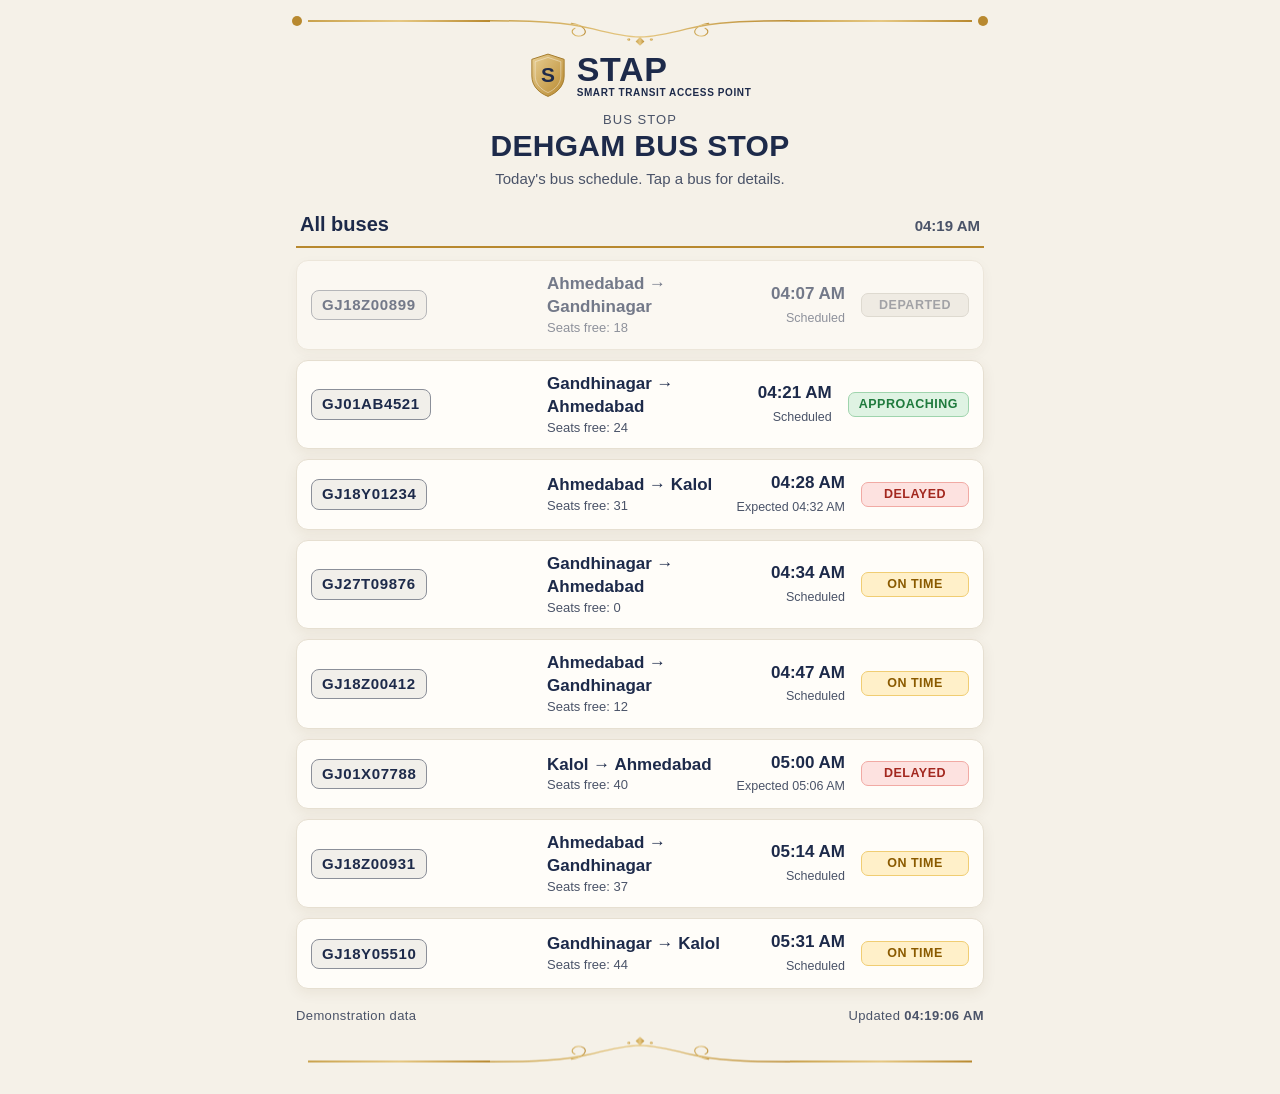
<file: schedule.html>
<!DOCTYPE html>
<html lang="en">
<head>
  <meta charset="utf-8">
  <meta name="viewport" content="width=device-width, initial-scale=1">
  <title>STAP | Bus Schedule</title>
  <link rel="stylesheet" href="schedule.css">
</head>
<body>

<!-- Shared SVG definitions (same ornament as the kiosk screen) -->
<svg width="0" height="0" style="position:absolute" aria-hidden="true">
  <defs>
    <linearGradient id="gold" x1="0" x2="1" y1="0" y2="0">
      <stop offset="0" stop-color="#c9a24d"/>
      <stop offset=".5" stop-color="#e6c883"/>
      <stop offset="1" stop-color="#b8892f"/>
    </linearGradient>
    <linearGradient id="shield" x1="0" x2="1" y1="0" y2="1">
      <stop offset="0" stop-color="#e8cf94"/>
      <stop offset="1" stop-color="#b8892f"/>
    </linearGradient>
    <symbol id="ornament" viewBox="0 0 480 60">
      <g fill="none" stroke="url(#gold)" stroke-linecap="round">
        <path stroke-width="2.4" d="M0 14 C70 14 120 16 165 27 C200 36 222 40 240 40 C258 40 280 36 315 27 C360 16 410 14 480 14"/>
        <path stroke-width="1.8" d="M130 18 C150 20 160 34 146 38 C134 41 126 30 136 26"/>
        <path stroke-width="1.8" d="M350 18 C330 20 320 34 334 38 C346 41 354 30 344 26"/>
      </g>
      <path fill="url(#gold)" d="M240 40 L247 47 L240 54 L233 47 Z"/>
      <circle fill="url(#gold)" cx="222" cy="44" r="2.2"/>
      <circle fill="url(#gold)" cx="258" cy="44" r="2.2"/>
    </symbol>
  </defs>
</svg>

<div class="page">

  <!-- Ornamental top border -->
  <div class="border" aria-hidden="true">
    <span class="dot l"></span><span class="dot r"></span>
    <span class="line l"></span>
    <svg class="orn"><use href="#ornament"/></svg>
    <span class="line r"></span>
  </div>

  <header class="head">
    <div class="brand">
      <svg class="shield" viewBox="0 0 80 96" aria-hidden="true">
        <path d="M40 4 L74 15 V50 C74 72 58 86 40 93 C22 86 6 72 6 50 V15 Z" fill="url(#shield)" stroke="#a37a2a" stroke-width="2"/>
        <path d="M40 11 L67 20 V50 C67 67 54 79 40 85 C26 79 13 67 13 50 V20 Z" fill="none" stroke="#fff" stroke-opacity=".55" stroke-width="1.5"/>
        <text x="40" y="62" text-anchor="middle" font-size="44" font-weight="800" fill="#1d2a4a" font-family="Segoe UI, Arial, sans-serif">S</text>
      </svg>
      <div>
        <div class="brand-name">STAP</div>
        <div class="brand-sub">Smart Transit Access Point</div>
      </div>
    </div>
    <div class="stop-label">Bus stop</div>
    <h1 id="stopName">Dehgam Bus Stop</h1>
    <p class="sub">Today's bus schedule. Tap a bus for details.</p>
  </header>

  <div class="listbar">
    <h2>All buses</h2>
    <span class="now" id="now">--:-- --</span>
  </div>

  <ul class="list" id="list"></ul>

  <footer class="foot">
    <span id="demoTag" hidden>Demonstration data</span>
    <span>Updated <b id="updated">--:--:-- --</b></span>
  </footer>

  <div class="border bottom" aria-hidden="true">
    <span class="line l"></span>
    <svg class="orn"><use href="#ornament"/></svg>
    <span class="line r"></span>
  </div>
</div>

<!-- Bus detail card -->
<div class="overlay" id="overlay" hidden>
  <section class="sheet" role="dialog" aria-modal="true" aria-labelledby="dBus">
    <button class="close" id="closeBtn" aria-label="Close details">&times;</button>

    <svg class="sheet-orn" aria-hidden="true"><use href="#ornament"/></svg>

    <div class="d-top">
      <span class="badge big" id="dBus">--</span>
      <span class="status" id="dStatus">--</span>
    </div>

    <div class="journey">
      <div class="stop-col">
        <small>From</small>
        <b id="dFrom">--</b>
      </div>
      <div class="path" aria-hidden="true">
        <i></i><span></span><svg viewBox="0 0 24 24"><path d="M3 12h16m-6-6l6 6-6 6" fill="none" stroke="currentColor" stroke-width="2" stroke-linecap="round" stroke-linejoin="round"/></svg>
      </div>
      <div class="stop-col right">
        <small>To</small>
        <b id="dTo">--</b>
      </div>
    </div>

    <div class="times">
      <div>
        <small>Scheduled arrival</small>
        <b id="dSched">--</b>
      </div>
      <div>
        <small>Expected arrival</small>
        <b id="dExp">--</b>
        <em id="dDelay"></em>
      </div>
    </div>

    <div class="facts">
      <div><small>Seats available</small><b id="dSeats">--</b></div>
      <div><small>Arrives at</small><b id="dAt">--</b></div>
    </div>

    <button class="book" id="bookBtn">Book Ticket</button>
    <p class="book-note" id="bookNote" aria-live="polite"></p>
  </section>
</div>

<script src="schedule.js"></script>
</body>
</html>
</file>
<file: schedule.css>
/* ==========================================================
   STAP schedule page (opened from the kiosk QR code)
   Mobile-first; same palette and ornaments as the kiosk screen.
   ========================================================== */

:root {
  --ink: #1d2a4a;
  --ink-soft: #4a5368;
  --gold: #b8892f;
  --paper: #f5f1e8;
  --card: #fffdf9;
  --line: #e6dfd1;
  --green-bg: #dff3e3;  --green-fg: #1f7a3d;  --green-bd: #9fd4ad;
  --amber-bg: #fff0c9;  --amber-fg: #8a5a00;  --amber-bd: #f0cd73;
  --blue-bg:  #e3e9fb;  --blue-fg:  #3b4f93;  --blue-bd:  #b9c5ee;
  --red-bg:   #fde2e0;  --red-fg:   #a3281f;  --red-bd:   #f1aaa4;
  --grey-bg:  #ebe8e0;  --grey-fg:  #6b6f7a;  --grey-bd:  #cfcbc0;
  --font: "Segoe UI", "Helvetica Neue", Arial, sans-serif;
}

* { box-sizing: border-box; margin: 0; padding: 0; }
html { -webkit-text-size-adjust: 100%; }
body { background: var(--paper); color: var(--ink); font-family: var(--font); line-height: 1.35; }
button { font: inherit; color: inherit; cursor: pointer; }
[hidden] { display: none !important; }

.page { max-width: 720px; margin: 0 auto; padding: 0 16px 24px; }

/* ---------- Ornamental border (lines draw outward once on load) ---------- */
.border {
  --ow: min(300px, 56vw);                 /* ornament width; everything else scales from it */
  position: relative;
  display: flex; align-items: flex-start;
  height: calc(var(--ow) / 8);
  margin: 12px -16px 0;
  padding: 0 28px;
}
.border.bottom { transform: scaleY(-1); margin-top: 8px; }
.line {
  flex: 1; height: 2px; margin-top: calc(var(--ow) * 14 / 480 - 1px);
  background: linear-gradient(90deg, #c9a24d, #e6c883 50%, #b8892f);
}
.line.l { transform-origin: right center; animation: grow 1.1s .1s cubic-bezier(.22, .8, .3, 1) both; }
.line.r { transform-origin: left center;  animation: grow 1.1s .1s cubic-bezier(.22, .8, .3, 1) both; }
.orn { flex: none; width: var(--ow); height: calc(var(--ow) / 8); }
.dot { position: absolute; top: calc(var(--ow) * 14 / 480 - 5px); width: 10px; height: 10px; border-radius: 50%; background: var(--gold); }
.dot.l { left: 12px; } .dot.r { right: 12px; }
@keyframes grow { from { transform: scaleX(0); } to { transform: scaleX(1); } }

/* ---------- Header ---------- */
.head { text-align: center; padding: 2px 0 14px; }
.brand { display: inline-flex; align-items: center; gap: 10px; text-align: left; margin-bottom: 12px; }
.shield { width: 38px; height: 46px; }
.brand-name { font-size: 34px; font-weight: 800; line-height: 1; letter-spacing: .02em; }
.brand-sub { font-size: 10px; font-weight: 600; letter-spacing: .06em; text-transform: uppercase; }
.stop-label { font-size: 13px; letter-spacing: .08em; text-transform: uppercase; color: var(--ink-soft); }
h1 { font-size: 30px; font-weight: 800; text-transform: uppercase; letter-spacing: .01em; line-height: 1.15; }
.sub { margin-top: 6px; font-size: 15px; color: var(--ink-soft); }

.listbar { display: flex; justify-content: space-between; align-items: baseline; padding: 8px 4px 8px; border-bottom: 2px solid var(--gold); }
.listbar h2 { font-size: 20px; font-weight: 700; }
.now { font-size: 15px; font-weight: 600; color: var(--ink-soft); font-variant-numeric: tabular-nums; }

/* ---------- Bus list ---------- */
.list { list-style: none; margin-top: 12px; display: flex; flex-direction: column; gap: 10px; }
.item {
  width: 100%;
  display: grid;
  grid-template-columns: 1fr auto;
  grid-template-areas: "bus status" "route times";
  gap: 8px 12px;
  align-items: center;
  text-align: left;
  padding: 12px 14px;
  background: var(--card);
  border: 1px solid var(--line);
  border-radius: 12px;
  box-shadow: 0 4px 14px rgba(80, 60, 20, .07);
  transition: border-color .15s, transform .15s;
}
.item:hover { border-color: var(--gold); }
.item:active { transform: scale(.99); }
.item:focus-visible, .close:focus-visible, .book:focus-visible { outline: 3px solid var(--gold); outline-offset: 2px; }
.item .badge  { grid-area: bus; justify-self: start; }
.item .status { grid-area: status; justify-self: end; }
.item .route  { grid-area: route; font-size: 17px; font-weight: 600; }
.item .route small { display: block; font-size: 13px; font-weight: 400; color: var(--ink-soft); }
.item .t { grid-area: times; text-align: right; font-variant-numeric: tabular-nums; }
.item .t b { display: block; font-size: 17px; }
.item .t small { font-size: 12.5px; color: var(--ink-soft); }
.item.past { opacity: .6; }
.empty { padding: 28px 8px; text-align: center; color: var(--ink-soft); font-size: 16px; }

.badge {
  display: inline-block;
  padding: 4px 10px;
  border: 1.5px solid #8b8f99; border-radius: 8px;
  background: #f1efea;
  font-size: 15px; font-weight: 700; letter-spacing: .04em;
}
.badge.big { background: var(--ink); border-color: var(--ink); color: #fff; font-size: 18px; padding: 6px 14px; }

.status {
  display: inline-block;
  padding: 3px 10px;
  border: 1px solid; border-radius: 7px;
  font-size: 12.5px; font-weight: 700; letter-spacing: .04em; text-transform: uppercase;
  white-space: nowrap;
}
.status.approaching { background: var(--green-bg); color: var(--green-fg); border-color: var(--green-bd); }
.status.ontime      { background: var(--amber-bg); color: var(--amber-fg); border-color: var(--amber-bd); }
.status.scheduled   { background: var(--blue-bg);  color: var(--blue-fg);  border-color: var(--blue-bd); }
.status.delayed     { background: var(--red-bg);   color: var(--red-fg);   border-color: var(--red-bd); }
.status.departed    { background: var(--grey-bg);  color: var(--grey-fg);  border-color: var(--grey-bd); }

.foot { display: flex; justify-content: space-between; gap: 12px; margin-top: 18px; font-size: 13px; letter-spacing: .03em; color: var(--ink-soft); }
.foot b { font-variant-numeric: tabular-nums; font-weight: 600; }

/* ---------- Detail card ---------- */
.overlay {
  position: fixed; inset: 0; z-index: 20;
  display: flex; align-items: flex-end; justify-content: center;
  background: rgba(29, 42, 74, .45);
  animation: fade .2s ease-out both;
}
.sheet {
  position: relative;
  width: 100%; max-width: 480px; max-height: 94vh; overflow-y: auto;
  padding: 18px 20px 22px;
  background: var(--card);
  border: 1.5px solid var(--gold);
  border-radius: 18px 18px 0 0;
  box-shadow: inset 0 0 0 5px var(--card), inset 0 0 0 6px #e3cf9c;
  animation: rise .28s cubic-bezier(.2, .8, .3, 1) both;
}
.sheet-orn { display: block; width: 220px; height: 27px; margin: 0 auto 8px; }
.close {
  position: absolute; top: 12px; right: 14px;
  width: 36px; height: 36px;
  border: 1px solid var(--line); border-radius: 50%;
  background: #fff; font-size: 24px; line-height: 1; color: var(--ink-soft);
}

.d-top { display: flex; justify-content: space-between; align-items: center; gap: 10px; padding-right: 40px; }

.journey {
  display: grid; grid-template-columns: 1fr auto 1fr; align-items: center; gap: 10px;
  margin: 18px 0 14px; padding: 14px 12px;
  background: #f8f4ea; border: 1px solid var(--line); border-radius: 12px;
}
.stop-col small, .times small, .facts small {
  display: block; font-size: 12px; letter-spacing: .06em; text-transform: uppercase; color: var(--ink-soft);
}
.stop-col b { font-size: 19px; line-height: 1.2; }
.stop-col.right { text-align: right; }
.path { display: flex; align-items: center; color: var(--gold); width: 64px; }
.path i { width: 9px; height: 9px; border-radius: 50%; background: var(--gold); flex: none; }
.path span { flex: 1; height: 2px; background: var(--gold); }
.path svg { width: 20px; height: 20px; flex: none; margin-left: -6px; }

.times { display: grid; grid-template-columns: 1fr 1fr; gap: 10px; }
.times > div { padding: 12px; border: 1px solid var(--line); border-radius: 12px; }
.times b { display: block; margin-top: 2px; font-size: 24px; font-weight: 800; font-variant-numeric: tabular-nums; }
.times em { display: block; min-height: 18px; font-style: normal; font-size: 13px; font-weight: 600; }
.times em.late  { color: var(--red-fg); }
.times em.early { color: var(--green-fg); }
.times em.ok    { color: var(--green-fg); }

.facts { display: grid; grid-template-columns: 1fr 1fr; gap: 10px; margin-top: 12px; }
.facts b { font-size: 17px; }

.book {
  display: block; width: 100%;
  margin-top: 18px; padding: 14px;
  border: 0; border-radius: 12px;
  background: var(--ink); color: #fff;
  font-size: 18px; font-weight: 700; letter-spacing: .03em;
  box-shadow: inset 0 0 0 2px var(--ink), inset 0 0 0 3px #d8bd7c;
}
.book:hover { background: #26386a; }
.book:disabled { background: var(--grey-bg); color: var(--grey-fg); box-shadow: none; cursor: not-allowed; }
.book-note { min-height: 20px; margin-top: 8px; text-align: center; font-size: 13.5px; color: var(--ink-soft); }

@keyframes fade { from { opacity: 0; } to { opacity: 1; } }
@keyframes rise { from { transform: translateY(40px); opacity: 0; } to { transform: none; opacity: 1; } }

/* ---------- Wider screens: centred card instead of bottom sheet ---------- */
@media (min-width: 600px) {
  .overlay { align-items: center; }
  .sheet { border-radius: 18px; }
  .item { grid-template-columns: 220px 1fr auto auto; grid-template-areas: "bus route times status"; gap: 16px; }
  .item .status { justify-self: end; min-width: 108px; text-align: center; }
}

@media (prefers-reduced-motion: reduce) {
  .line, .overlay, .sheet { animation-duration: .01s !important; animation-delay: 0s !important; }
}
</file>
